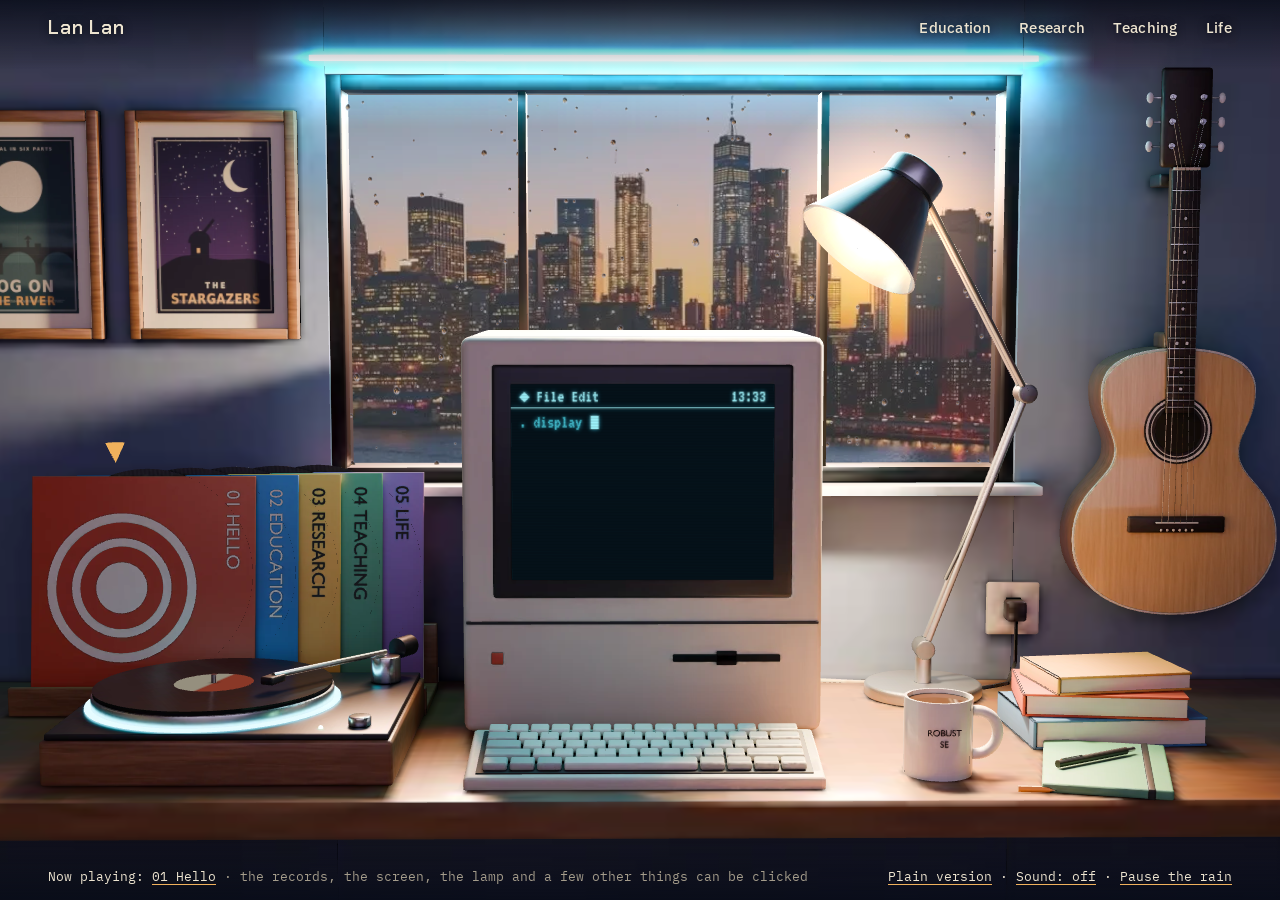
<file: index.html>
<!DOCTYPE html>
<html lang="en">
<head>
<meta charset="utf-8">
<meta name="viewport" content="width=device-width, initial-scale=1">
<title>Lan Lan · Labor &amp; Urban Economics</title>
<link rel="preconnect" href="https://fonts.googleapis.com">
<link rel="preconnect" href="https://fonts.gstatic.com" crossorigin>
<link href="https://fonts.googleapis.com/css2?family=Chakra+Petch:wght@500;600&family=IBM+Plex+Sans:wght@400;500;600&family=IBM+Plex+Mono:wght@400;500;600&family=VT323&display=swap" rel="stylesheet">
<style>
:root {
  /* Layout idea: a late-night desk scene as the hero (records, turntable, retro computer, lamp), then a quiet single-column page lit by the same lamp. */
  --ink: #0e1626;
  --ink-2: #16213a;
  --paper: #ede4d0;
  --muted: #a49c8b;
  --lamp: #f0b15c;
  --red: #c8553d;
  --rule: rgba(237,228,208,.14);
  --display: "Chakra Petch", "Eurostile", "Trebuchet MS", sans-serif;
  --body: "IBM Plex Sans", system-ui, -apple-system, "Segoe UI", sans-serif;
  --mono: "IBM Plex Mono", ui-monospace, Menlo, monospace;
  --crt: "VT323", "IBM Plex Mono", monospace;
  color-scheme: dark;
}
* { box-sizing: border-box; }
html { scroll-behavior: smooth; }
@media (prefers-reduced-motion: reduce) { html { scroll-behavior: auto; } }
body { margin: 0; background: var(--ink); color: var(--paper); font: 400 17px/1.6 var(--body); -webkit-font-smoothing: antialiased; }
a { color: var(--paper); text-decoration-color: var(--lamp); text-underline-offset: 3px; }
a:hover { color: var(--lamp); }
:focus-visible { outline: 2px solid var(--lamp); outline-offset: 3px; border-radius: 2px; }

.nav { position: sticky; top: 0; z-index: 20; display: flex; justify-content: space-between; align-items: center; gap: 16px;
  padding: 14px clamp(16px, 4vw, 48px); background: rgba(14,22,38,.82); backdrop-filter: blur(8px); border-bottom: 1px solid var(--rule); }
.nav .mark { font: 600 19px/1 var(--display); letter-spacing: .04em; text-decoration: none; }
.nav ul { display: flex; gap: clamp(12px, 2.4vw, 28px); list-style: none; margin: 0; padding: 0; flex-wrap: wrap; }
.nav ul a { font: 500 14px/1 var(--body); text-decoration: none; color: var(--muted); letter-spacing: .02em; }
.nav ul a:hover { color: var(--paper); }

.intro { max-width: 1100px; margin: 0 auto; padding: clamp(40px, 7vw, 88px) clamp(16px, 4vw, 48px) 28px; }
.intro h1 { font: 600 clamp(40px, 6.4vw, 76px)/1.08 var(--display); letter-spacing: .01em; margin: 0 0 18px; text-wrap: balance; }
.intro h1 em { color: var(--lamp); font-style: normal; }
.intro p { max-width: 60ch; margin: 0; color: var(--muted); font-size: 19px; }
.intro p strong { color: var(--paper); font-weight: 500; }

/* ---------- desk scene: a path-traced 3D render with live overlays ---------- */
.scene-wrap { max-width: 1100px; margin: 0 auto; padding: 0 clamp(16px, 4vw, 48px); }
.stage { --label: #c8553d; position: relative; width: 100%; aspect-ratio: 16 / 10; container-type: inline-size; border-radius: 14px; overflow: hidden;
  background: #0b1222; box-shadow: 0 30px 80px rgba(0,0,0,.45), inset 0 0 0 1px var(--rule); }
.stage > * { position: absolute; }
#city { display: block; }
.sky { object-fit: cover; object-position: 50% 42%; filter: blur(.2cqw) brightness(.98) saturate(.95); }
.shot { inset: 0; width: 100%; height: 100%; display: block; pointer-events: none; user-select: none; }
.shot.off { opacity: 0; transition: opacity .5s ease; }
.stage.lamp-off .shot.off { opacity: 1; }
.lab { aspect-ratio: 1; transform: translateY(-50%) scaleY(var(--k)); mix-blend-mode: multiply; pointer-events: none; transition: opacity .25s; }
.lab i { position: absolute; inset: 0; border-radius: 50%; background: radial-gradient(circle, #222 0 6%, transparent 7%), linear-gradient(90deg, var(--label) 0 50%, #e9e2cf 50%); animation: spin 1.8s linear infinite; }
@keyframes spin { to { transform: rotate(360deg); } }
.stage.paused .lab i { animation-play-state: paused; }
.stage.swap .lab { opacity: 0; }
.crt { overflow: hidden; border-radius: .7cqw; text-shadow: 0 0 .5cqw rgba(60,220,255,.75); }
.crt::after { content: ""; position: absolute; inset: 0; pointer-events: none; background: repeating-linear-gradient(rgba(0,0,0,.22) 0 1px, transparent 1px 3px); }
.menubar { display: flex; justify-content: space-between; white-space: nowrap; overflow: hidden; height: 2cqw; padding: 0 .8cqw; font: 400 1.6cqw/2cqw var(--crt); color: #9ff6ff; border-bottom: 1px solid rgba(127,246,255,.55); }
.crt pre { margin: 0; padding: .5cqw .8cqw; font: 400 1.36cqw/1.3 var(--crt); color: #45c4d6; white-space: pre; overflow: hidden; }
.crt pre b { color: #d6fdff; font-weight: 400; }
.crt.static pre { opacity: 0; }
.crt.static { background: repeating-radial-gradient(circle at 30% 40%, #b8c2bd 0 1px, #3b4542 1px 2px, #8a9590 2px 3px); animation: hiss .12s steps(3) infinite; }
@keyframes hiss { 33% { background-position: 3px 1px; } 66% { background-position: -2px 2px; } }
@keyframes blink { 50% { opacity: 0; } }
.cursor { display: inline-block; width: .75cqw; height: 1.35cqw; background: #9ff6ff; box-shadow: 0 0 .6cqw rgba(60,220,255,.9); vertical-align: -.15cqw; animation: blink 1s steps(1) infinite; }
.sleeve { all: unset; position: absolute; box-sizing: border-box; cursor: pointer; border-radius: .15cqw; transition: backdrop-filter .15s; }
.sleeve:hover, .sleeve:focus-visible { -webkit-backdrop-filter: brightness(1.35); backdrop-filter: brightness(1.35); }
.sleeve:focus-visible { outline: 2px solid var(--lamp); outline-offset: 1px; }
.sleeve[aria-pressed="true"]::before { content: ""; position: absolute; left: 50%; top: -1.5cqw; margin-left: -.5cqw; border: .5cqw solid transparent; border-top: .7cqw solid var(--lamp); filter: drop-shadow(0 0 .4cqw rgba(240,177,92,.8)); }
.lamp { all: unset; position: absolute; cursor: pointer; border-radius: 50%; }
.lamp:hover { background: radial-gradient(closest-side, rgba(255,214,140,.16), transparent); }
.lamp:focus-visible { outline: 2px solid var(--lamp); }
.steam { width: 2cqw; height: 4.4cqw; transform: translate(-50%, -100%); pointer-events: none; }
.steam i { position: absolute; bottom: 0; width: .3cqw; height: 100%; border-radius: 1cqw; background: linear-gradient(transparent, rgba(237,228,208,.3)); animation: rise 3.6s ease-in-out infinite; }
.steam i:nth-child(2) { left: 1.1cqw; animation-delay: 1.2s; }
@keyframes rise { 0% { transform: translateY(20%) scaleY(.6); opacity: 0; } 40% { opacity: 1; } 100% { transform: translateY(-40%) scaleY(1.1) skewX(10deg); opacity: 0; } }
.hint { left: 1.6%; top: 2.4%; font: 400 1.05cqw/1.3 var(--mono); color: rgba(237,228,208,.6); text-align: left; }
.caption { display: flex; justify-content: space-between; gap: 8px 16px; flex-wrap: wrap; margin: 12px 2px 0; font: 400 13px/1.5 var(--mono); color: var(--muted); }
.caption button { all: unset; cursor: pointer; color: var(--paper); text-decoration: underline; text-decoration-color: var(--lamp); text-underline-offset: 3px; }

/* ---------- sections ---------- */
main { max-width: 1100px; margin: 0 auto; padding: 0 clamp(16px, 4vw, 48px); }
section { padding: clamp(56px, 8vw, 96px) 0 8px; scroll-margin-top: 64px; }
.sec-head { display: grid; grid-template-columns: minmax(0, 220px) minmax(0, 1fr); gap: 24px 48px; align-items: baseline; border-top: 1px solid var(--rule); padding-top: 22px; }
.sec-head .k { font: 400 13px/1.4 var(--mono); color: var(--lamp); letter-spacing: .06em; text-transform: uppercase; }
.sec-head h2 { font: 600 clamp(27px, 3.8vw, 42px)/1.15 var(--display); letter-spacing: .01em; margin: 0; text-wrap: balance; }
.body { display: grid; grid-template-columns: minmax(0, 220px) minmax(0, 1fr); gap: 24px 48px; margin-top: 28px; }
.body > .side { font: 400 13px/1.6 var(--mono); color: var(--muted); }
.fill { background: rgba(240,177,92,.14); border-bottom: 1px dashed var(--lamp); padding: 0 .2em; color: var(--paper); }

.rows { list-style: none; margin: 0; padding: 0; }
.rows li { display: grid; grid-template-columns: 110px minmax(0, 1fr); gap: 8px 24px; padding: 16px 0; border-bottom: 1px solid var(--rule); }
.rows li:first-child { border-top: 1px solid var(--rule); }
.rows .y { font: 400 14px/1.7 var(--mono); color: var(--lamp); font-variant-numeric: tabular-nums; }
.rows .t { font: 500 21px/1.35 var(--display); }
.rows .d { color: var(--muted); font-size: 15.5px; }

.papers { display: grid; gap: 18px; }
.paper { display: grid; grid-template-columns: 14px minmax(0, 1fr); background: var(--ink-2); border-radius: 8px; overflow: hidden; box-shadow: inset 0 0 0 1px var(--rule); }
.paper .spine { background: var(--red); }
.paper.blue .spine { background: #4f7cac; }
.paper.amber .spine { background: var(--lamp); }
.paper .in { padding: 20px 24px 22px; }
.paper .meta { font: 400 12.5px/1.4 var(--mono); color: var(--muted); margin-bottom: 8px; text-transform: uppercase; letter-spacing: .05em; }
.paper h3 { font: 500 22px/1.3 var(--display); margin: 0 0 8px; text-wrap: balance; }
.paper p { margin: 0; color: #cfc6b3; max-width: 66ch; }
.paper .tags { display: flex; flex-wrap: wrap; gap: 6px; margin-top: 14px; }
.paper .tags span { font: 400 12px/1 var(--mono); padding: 6px 8px; border-radius: 4px; background: rgba(237,228,208,.07); color: var(--muted); }

.grid3 { display: grid; grid-template-columns: repeat(3, minmax(0, 1fr)); gap: 18px; }
.card { background: var(--ink-2); border-radius: 8px; padding: 20px 22px; box-shadow: inset 0 0 0 1px var(--rule); }
.card h3 { font: 500 22px/1.3 var(--display); margin: 0 0 6px; }
.card p { margin: 0; color: #cfc6b3; font-size: 15.5px; }
.card .k { font: 400 12px/1 var(--mono); color: var(--lamp); text-transform: uppercase; letter-spacing: .06em; display: block; margin-bottom: 10px; }

footer { max-width: 1100px; margin: 88px auto 0; padding: 26px clamp(16px, 4vw, 48px) 48px; border-top: 1px solid var(--rule);
  display: flex; justify-content: space-between; gap: 16px; flex-wrap: wrap; font: 400 13px/1.6 var(--mono); color: var(--muted); }

@media (max-width: 860px) { .grid3 { grid-template-columns: minmax(0, 1fr); } }
@media (max-width: 760px) {
  .sec-head, .body { grid-template-columns: minmax(0, 1fr); gap: 10px; }
  .rows li { grid-template-columns: minmax(0, 1fr); gap: 2px; }
  .hint { display: none; }
}
@media (prefers-reduced-motion: reduce) { .steam i, .cursor, .crt.static, .lab i { animation: none; } }

/* ---------- one-screen layout: the room is the site ---------- */
html, body { height: 100%; overflow: hidden; }
.nav { position: fixed; left: 0; right: 0; top: 0; z-index: 20; background: linear-gradient(rgba(8,12,24,.82), rgba(8,12,24,0)); border: 0; -webkit-backdrop-filter: none; backdrop-filter: none; padding-bottom: 28px; }
.nav ul a { color: var(--paper); text-shadow: 0 1px 8px rgba(0,0,0,.7); font-size: 15px; }
.nav .mark { text-shadow: 0 1px 8px rgba(0,0,0,.7); }
.stage { position: fixed; inset: 0; width: auto; aspect-ratio: auto; border-radius: 0; box-shadow: none; background: #0a0f1c; }
.shot { object-fit: cover; }
#gl { inset: 0; width: 100%; height: 100%; display: block; opacity: 0; transition: opacity .7s ease; touch-action: none; cursor: grab; }
.stage.ready #gl { opacity: 1; }
.stage.ready .shot { opacity: 0; transition: opacity .7s ease; }
.sr { position: fixed; width: 1px; height: 1px; overflow: hidden; clip-path: inset(50%); }
.hud { position: fixed; left: 0; right: 0; bottom: 0; z-index: 20; display: flex; justify-content: space-between; gap: 8px 16px; flex-wrap: wrap; padding: 30px clamp(16px, 4vw, 48px) 14px;
  font: 400 13px/1.5 var(--mono); color: var(--paper); background: linear-gradient(rgba(8,12,24,0), rgba(8,12,24,.85)); pointer-events: none; }
.hud > * { pointer-events: auto; }
.hud button { all: unset; cursor: pointer; text-decoration: underline; text-decoration-color: var(--lamp); text-underline-offset: 3px; }
.hud .msg { color: var(--muted); }
.veil { position: fixed; inset: 0; z-index: 40; display: none; place-items: center; overflow: hidden; background: rgba(6,9,18,0); -webkit-backdrop-filter: blur(14px) brightness(1.22); backdrop-filter: blur(14px) brightness(1.22); }
.veil.open { display: grid; }
.veil > .sleeve2, .veil > .platter { grid-area: 1 / 1; }
.sleeve2 { --c: #c8553d; --on: #fff3df; position: relative; z-index: 2; width: min(66vh, 84vw, 560px); aspect-ratio: 1; background: var(--c); color: var(--on); border-radius: 4px; overflow: hidden;
  padding: 5% 6%; display: flex; flex-direction: column; justify-content: space-between; box-shadow: 0 30px 70px rgba(0,0,0,.55); pointer-events: none; }
.sleeve2::after { content: ""; position: absolute; inset: 0; background: linear-gradient(105deg, rgba(255,255,255,.16), transparent 32%, rgba(0,0,0,.2)); }
.sleeve2 .k { font: 500 12.5px/1.4 var(--mono); letter-spacing: .1em; text-transform: uppercase; display: flex; justify-content: space-between; }
.sleeve2 .words { flex: 1; display: flex; flex-direction: column; justify-content: center; overflow: hidden; font: 600 80px/.92 var(--display); letter-spacing: -.01em; white-space: nowrap; }
.sleeve2 .words span { display: block; color: transparent; -webkit-text-stroke: 1.5px var(--on); opacity: .6; }
.sleeve2 .words span.solid { color: var(--on); -webkit-text-stroke: 0; opacity: 1; }
.sleeve2 .by { font: 400 12.5px/1.4 var(--mono); letter-spacing: .06em; opacity: .9; }
.platter { --c: #c8553d; --d: min(90vh, 900px); position: relative; z-index: 1; width: var(--d); height: var(--d); flex: none; border-radius: 50%;
  background: conic-gradient(from 25deg, transparent 0 7%, rgba(255,255,255,.12) 12%, transparent 17% 53%, rgba(255,255,255,.09) 60%, transparent 66%), repeating-radial-gradient(circle, #101014 0 2px, #1c1c23 2px 4px);
  box-shadow: 0 30px 80px rgba(0,0,0,.6), inset 0 0 0 2px #2a2a33; }
.label { position: absolute; inset: 7.5%; border-radius: 50%; background: #f2ead7; box-shadow: inset 0 0 0 10px var(--c), inset 0 0 0 12px rgba(35,28,20,.35), 0 0 0 3px #08080b; overflow: hidden; }
.label::before { content: ""; position: absolute; left: 50%; top: 50%; width: 3.2%; height: 3.2%; transform: translate(-50%, -50%); border-radius: 50%; background: rgba(35,28,20,.09); }
.notes { --paper: #231c14; --muted: #6b6252; --rule: rgba(35,28,20,.16); --ink-2: #e7ddc6; --lamp: #a2511a; position: absolute; left: 15%; right: 15%; top: 9%; bottom: 9%; overflow-y: auto; color: #231c14; padding: 7% 2px 9%;
  -webkit-mask-image: linear-gradient(transparent, #000 9%, #000 89%, transparent); mask-image: linear-gradient(transparent, #000 9%, #000 89%, transparent); scrollbar-width: thin; }
.notes .lh { text-align: center; font: 500 12px/1.4 var(--mono); letter-spacing: .12em; text-transform: uppercase; color: var(--muted); margin: 0 0 4px; }
.notes h2 { text-align: center; margin: 0 0 18px; font: 600 clamp(22px, 2.6vw, 30px)/1.1 var(--display); }
.notes .body { display: block; margin-top: 0; }
.notes .body + .body { margin-top: 22px; }
.notes .side { margin-bottom: 10px; text-align: center; }
.notes .side br + br { display: none; }
.notes .lead p { font-size: 16.5px; margin: 0 0 16px; }
.notes .lead strong { font-weight: 600; }
.notes .contact { margin: 16px 0 0; font: 400 13px/1.5 var(--mono); text-align: center; overflow-wrap: anywhere; }
.notes a { color: #231c14; }
.notes .rows li { grid-template-columns: minmax(0, 1fr); gap: 2px; padding: 12px 0; }
.notes .rows .t { font-size: 18px; }
.notes .paper { grid-template-columns: 8px minmax(0, 1fr); box-shadow: inset 0 0 0 1px var(--rule); }
.notes .paper .in { padding: 14px 16px 16px; }
.notes .paper h3 { font-size: 18px; }
.notes .paper p, .notes .card p { color: #4a4233; font-size: 15px; }
.notes .paper .tags span { background: rgba(35,28,20,.07); }
.notes .card { box-shadow: inset 0 0 0 1px var(--rule); padding: 14px 16px; }
.notes .card h3 { font-size: 19px; }
.notes .grid3 { grid-template-columns: minmax(0, 1fr); gap: 12px; }
.x { all: unset; position: fixed; right: clamp(14px, 3vw, 40px); top: clamp(14px, 3vh, 32px); z-index: 3; width: 44px; height: 44px; display: grid; place-items: center; cursor: pointer; border-radius: 50%;
  font: 400 26px/1 var(--body); color: #231c14; background: #f2ead7; box-shadow: 0 6px 20px rgba(0,0,0,.4); }
.x:hover { background: #fff; }
.x:focus-visible { outline: 2px solid var(--lamp); outline-offset: 3px; }
.hov { position: fixed; z-index: 25; pointer-events: none; padding: 4px 9px; border-radius: 4px; background: rgba(8,12,24,.85); color: var(--paper); font: 400 12.5px/1.4 var(--mono); opacity: 0; transition: opacity .15s; white-space: nowrap; }
.hov.on { opacity: 1; }
.tip { position: fixed; z-index: 26; width: min(300px, calc(100vw - 24px)); padding: 14px 16px; border-radius: 8px; background: #f2ead7; color: #231c14; box-shadow: 0 16px 40px rgba(0,0,0,.45); font: 400 15px/1.5 var(--body);
  opacity: 0; transform: translateY(8px) scale(.97); pointer-events: none; transition: opacity .2s, transform .25s cubic-bezier(.2,.8,.2,1); }
.tip.on { opacity: 1; transform: none; pointer-events: auto; }
.tip b { display: block; font: 500 11.5px/1.4 var(--mono); letter-spacing: .1em; text-transform: uppercase; color: #6b6252; margin-bottom: 4px; }
.tip span { display: block; }
.tip span.q { font: 500 19px/1.3 var(--display); text-wrap: balance; }
.tip span.f { font: 500 19px/1.4 "Cambria Math", "STIX Two Math", Georgia, serif; letter-spacing: .01em; overflow-wrap: anywhere; }
.tip em { display: block; margin-top: 6px; font: 400 13px/1.4 var(--mono); font-style: normal; color: #6b6252; }
.tip button { all: unset; cursor: pointer; margin-top: 10px; font: 500 13px/1 var(--mono); text-decoration: underline; text-decoration-color: #a2511a; text-underline-offset: 3px; }
.tip button:focus-visible { outline: 2px solid #231c14; outline-offset: 3px; }
.term { position: fixed; z-index: 22; display: none; flex-direction: column; padding: .5em .8em; overflow: hidden; font-family: var(--crt); line-height: 1.12; color: #7fe9f7; text-shadow: 0 0 .5em rgba(60,220,255,.7); border-radius: .5em; }
.term .tlog { flex: 1; overflow-y: auto; white-space: pre-wrap; scrollbar-width: none; }
.term .tlog .c { color: #45c4d6; }
.term form { display: flex; flex: none; color: #d6fdff; }
.term input { all: unset; flex: 1; min-width: 0; font: inherit; color: #d6fdff; caret-color: #9ff6ff; }
.coach { position: fixed; z-index: 21; transform: translate(-50%, -100%); padding: 5px 10px; border-radius: 999px; background: var(--lamp); color: #231c14; font: 500 12.5px/1.3 var(--mono); white-space: nowrap; pointer-events: none;
  box-shadow: 0 6px 18px rgba(0,0,0,.4); animation: bob 1.6s ease-in-out infinite; transition: opacity .5s; }
.coach::after { content: ""; position: absolute; left: 50%; top: 100%; margin-left: -5px; border: 5px solid transparent; border-top-color: var(--lamp); }
.coach.gone { opacity: 0; }
@keyframes bob { 50% { margin-top: -6px; } }
@media (prefers-reduced-motion: reduce) { .coach { animation: none; } }
@media (max-width: 760px) {
  .platter { --d: 152vw; }
  .notes { left: 21%; right: 21%; top: 12%; bottom: 12%; }
  .hud .msg { display: none; }
}
</style>
</head>
<body>
<nav class="nav" aria-label="Primary">
  <a class="mark" href="#hello">Lan Lan</a>
  <ul><li><a href="#education">Education</a></li><li><a href="#research">Research</a></li><li><a href="#teaching">Teaching</a></li><li><a href="#life">Life</a></li></ul>
</nav>
<div class="stage" id="stage" role="group" aria-label="A real-time 3D desk at dusk: five records and a turntable, a retro computer, a steel lamp, a guitar on the wall and a rainy window over Lower Manhattan. Each record opens one part of the site.">
  <img class="shot" src="scene-on.webp" alt="">
  <canvas id="gl"></canvas>
</div>
<div class="sr"><button id="lampbtn" aria-pressed="true">Desk lamp on or off</button></div>
<div class="hud">
  <span>Now playing: <a id="now" href="#hello">01 Hello</a> <span class="msg" id="msg">· the records, the screen, the lamp and a few other things can be clicked</span></span>
  <span><a href="classic/">Plain version</a> · <button id="sound" type="button" aria-pressed="false">Sound: off</button> · <button id="motion" type="button">Pause the rain</button></span>
</div>
<div class="veil" id="veil" role="dialog" aria-modal="true" aria-labelledby="gt">
  <div class="platter" id="platter"><div class="label"><div class="notes" id="notes" tabindex="0"><p class="lh" id="gs">Side 01</p><h2 id="gt">Hello</h2><div id="gbody"></div></div></div></div>
  <div class="sleeve2" id="sleeve" aria-hidden="true"><div class="k"><span id="ss">Side 01</span><span>33⅓ RPM</span></div><div class="words" id="words"></div><div class="by">Lan Lan · Labor &amp; Urban Economics</div></div>
  <button class="x" id="gx" aria-label="Put this record back">×</button>
</div>
<template id="card-1"><div class="lead"><p>I'm an applied microeconomist at the <strong>Li Anmin Institute of Economics Research, Liaoning University</strong>. I work on labor and urban economics: how workers and jobs find each other, what cities add to that, and why the market for your major matters.</p></div>
<div class="body">
      <div class="side">Where I work now.</div>
      <ul class="rows">
        <li><span class="y">2023–now</span><div><div class="t">Assistant Professor</div><div class="d">Li Anmin Institute of Economics Research (李安民经济研究院), Liaoning University.</div></div></li>
        <li><span class="y">Summer 2026</span><div><div class="t">Visiting Scholar</div><div class="d">John F. Kennedy Institute, Department of Economics, Freie Universität Berlin. Host: Prof. Dr. Max Steinhardt.</div></div></li>
      </ul>
    </div>
<p class="contact">Email: <a href="mailto:doublellan1015@outlook.com">doublellan1015@outlook.com</a></p></template>
<template id="card-2"><div class="body">
      <div class="side">Three degrees in economics, all in the U.S.</div>
      <ul class="rows">
        <li><span class="y">2023</span><div><div class="t">Ph.D. in Economics, Clemson University</div><div class="d">Thesis committee: Curtis J. Simon (chair), Devon Gorry, Jorge Luis García, Jonathan M. Leganza.</div></div></li>
        <li><span class="y">2018</span><div><div class="t">M.S. in Economics, University of Wisconsin–Madison</div></div></li>
        <li><span class="y">2015</span><div><div class="t">B.S. in Economics, University of Minnesota–Twin Cities</div></div></li>
      </ul>
    </div></template>
<template id="card-3"><div class="body">
      <div class="side">Labor economics, urban economics, applied micro. Job matching and agglomeration.<br><br>Drafts available on request.</div>
      <div class="papers">
        <article class="paper">
          <div class="spine"></div>
          <div class="in">
            <div class="meta">Working paper</div>
            <h3>The Benefits of Major-related Labor Markets for Job Match Quality of College Graduates</h3>
            <p>This paper examines how major-specific labor-market thickness relates to college graduates' job-match quality. Using the 2010–2019 American Community Survey across 290 U.S. metropolitan areas, it distinguishes the size of major-related labor markets from aggregate city size. The analysis considers skill-space dilution, shift-share estimates, and the relationship between job matching and wages.</p>
            <div class="tags"><span>ACS 2010–2019</span><span>290 metro areas</span><span>Job matching</span></div>
          </div>
        </article>
        <article class="paper blue">
          <div class="spine"></div>
          <div class="in">
            <div class="meta">Working paper</div>
            <h3>The Major-Specific Market Size and the Job Match of Power Couples</h3>
            <p>This paper studies educational and occupational matching among highly educated, dual-career couples in local labor markets. It examines whether access to larger major-related labor markets is associated with better job-match quality for husbands and wives, distinguishing major-specific market size from overall urban population.</p>
            <div class="tags"><span>Dual-career couples</span><span>Local labor markets</span></div>
          </div>
        </article>
      </div>
    </div>
    <div class="body">
      <div class="side">In progress.</div>
      <ul class="rows">
        <li><span class="y">Labor</span><div><div class="t">Digital–Real Economy Integration and Female Labor Force Participation</div></div></li>
        <li><span class="y">Family</span><div><div class="t">Care Risk, Families and Economic Opportunity</div></div></li>
      </ul>
    </div></template>
<template id="card-4"><div class="body">
      <div class="side">I also supervise graduate students at the institute.</div>
      <ul class="rows">
        <li><span class="y">2023–now</span><div><div class="t">Econometrics</div><div class="d">Liaoning University.</div><div class="d">· Master's level</div><div class="d">· Ph.D. level, for international students</div></div></li>
        <li><span class="y">Earlier</span><div><div class="t">Macroeconomics</div><div class="d">Clemson University.</div><div class="d">· Undergraduate level</div><div class="d">· Master's level</div><div class="d">· Ph.D. level</div></div></li>
      </ul>
    </div></template>
<template id="card-5"><div class="body">
      <div class="side">The desk above is roughly accurate.</div>
      <div class="grid3">
        <div class="card"><span class="k">On court</span><h3>Tennis</h3><p>I play tennis, as soon as the rain outside lets up.</p></div>
        <div class="card"><span class="k">On six strings</span><h3>Guitar</h3><p>I play guitar and love music, which is why this site runs on records.</p></div>
        <div class="card"><span class="k">Lately</span><h3>Building with AI</h3><p>I keep looking for interesting things to build with AI. So far: a weekly digest of new labor and urban papers, a script reader, a few music apps, and a solver for the daily calendar puzzle.</p></div>
      </div>
    </div></template>
<script>
(() => {
  const CARDS = [{"hash": "hello", "title": "Hello", "side": "Side 01", "color": "#c8553d"}, {"hash": "education", "title": "Education", "side": "Side 02", "color": "#4f7cac"}, {"hash": "research", "title": "Working papers", "side": "Side 03", "color": "#f0b15c"}, {"hash": "teaching", "title": "Classes I teach", "side": "Side 04", "color": "#6aa37c"}, {"hash": "life", "title": "Off the clock", "side": "Side 05", "color": "#9b6fb0"}];
  const veil = document.getElementById('veil'), body = document.getElementById('gbody'), sleeve = document.getElementById('sleeve'), platter = document.getElementById('platter'),
    notes = document.getElementById('notes'), words = document.getElementById('words');
  const WORD = ['HELLO', 'EDUCATION', 'RESEARCH', 'TEACHING', 'LIFE'];
  const RM = matchMedia('(prefers-reduced-motion: reduce)').matches, OUT = 'cubic-bezier(.2,.8,.2,1)', INOUT = 'cubic-bezier(.65,0,.35,1)', IN = 'cubic-bezier(.5,0,.75,.4)';
  let lastFocus = null, anims = [], cur = 0, closing = false;
  const stop = () => { anims.forEach(a => a.cancel()); anims = []; };
  function fillCover(n) {
    const w = WORD[n - 1]; words.style.fontSize = '100px'; words.innerHTML = '<span>' + w + '</span>';
    const fs = Math.max(28, Math.floor(100 * (words.clientWidth - 2) / words.firstChild.scrollWidth));
    const rows = Math.max(3, Math.min(7, Math.floor(words.clientHeight / (fs * .92))));
    words.style.fontSize = fs + 'px';
    words.innerHTML = Array.from({ length: rows }, (_, i) => '<span' + (i === Math.floor((rows - 1) / 2) ? ' class="solid"' : '') + '>' + w + '</span>').join('');
  }
  function geo(n) {
    const c = sleeve.getBoundingClientRect(), S = c.width, s0 = S * .94 / platter.offsetWidth;
    const p = (window.recordScreenPos && window.recordScreenPos(n)) || { x: innerWidth / 2, y: innerHeight * .8, w: S * .25 };
    return { S, s0, far: `translate(${p.x - (c.left + S / 2)}px, ${p.y - (c.top + S / 2)}px) scale(${Math.max(.08, Math.min(.6, p.w / S))}) rotate(-7deg)`,
      away: `translateX(${-(innerWidth / 2 + S)}px) rotate(-16deg)`, tucked: `translateX(0px) scale(${s0}) rotate(0deg)`, pulled: `translateX(${S * .56}px) scale(${s0}) rotate(200deg)` };
  }
  /* open: the sleeve flies out of the rack, the record is pulled out to the right, the sleeve slides off to the left, the record settles in the middle */
  function animIn(n) {
    stop(); if (RM || !sleeve.animate) { sleeve.style.visibility = 'hidden'; return; }
    sleeve.style.visibility = ''; const o = geo(n);
    anims.push(veil.animate([{ backgroundColor: 'rgba(6,9,18,0)' }, { backgroundColor: 'rgba(6,9,18,0)' }], { duration: 500, easing: 'ease-out' }));
    anims.push(sleeve.animate([
      { transform: o.far, opacity: 0, easing: OUT }, { opacity: 1, offset: .05 }, { transform: 'none', offset: .34, easing: 'linear' },
      { transform: 'none', offset: .66, easing: IN }, { transform: o.away, opacity: 1 }], { duration: 1750, fill: 'forwards' }));
    anims.push(platter.animate([
      { transform: o.tucked, opacity: 0 }, { transform: o.tucked, opacity: 0, offset: .30 }, { transform: o.tucked, opacity: 1, offset: .33, easing: INOUT },
      { transform: o.pulled, opacity: 1, offset: .62, easing: INOUT }, { transform: 'translateX(0px) scale(1) rotate(360deg)', opacity: 1 }], { duration: 1900 }));
    anims.push(notes.animate([{ opacity: 0 }, { opacity: 1 }], { duration: 380, delay: 1650, fill: 'backwards', easing: 'ease-out' }));
    anims.push(document.getElementById('gx').animate([{ opacity: 0 }, { opacity: 1 }], { duration: 300, delay: 1650, fill: 'backwards' }));
  }
  /* close: the sleeve comes back from the left, the record slides in, the sleeve flies home to the rack */
  function animOut(n, done) {
    stop(); if (RM || !sleeve.animate) return done();
    sleeve.style.visibility = ''; const o = geo(n);
    anims.push(notes.animate([{ opacity: 1 }, { opacity: 0 }], { duration: 160, fill: 'forwards' }));
    anims.push(document.getElementById('gx').animate([{ opacity: 1 }, { opacity: 0 }], { duration: 160, fill: 'forwards' }));
    anims.push(platter.animate([
      { transform: 'translateX(0px) scale(1) rotate(0deg)', opacity: 1, easing: INOUT }, { transform: o.pulled.replace('200deg', '-160deg'), opacity: 1, offset: .40, easing: 'linear' },
      { transform: o.pulled.replace('200deg', '-160deg'), opacity: 1, offset: .52, easing: INOUT }, { transform: o.tucked.replace('0deg', '-360deg'), opacity: 1, offset: .76 },
      { transform: o.tucked.replace('0deg', '-360deg'), opacity: 0, offset: .78 }, { transform: o.tucked.replace('0deg', '-360deg'), opacity: 0 }], { duration: 1500, fill: 'forwards' }));
    const fly = sleeve.animate([
      { transform: o.away, opacity: 1 }, { transform: o.away, opacity: 1, offset: .16, easing: OUT }, { transform: 'none', opacity: 1, offset: .50, easing: 'linear' },
      { transform: 'none', opacity: 1, offset: .78, easing: IN }, { opacity: 1, offset: .96 }, { transform: o.far, opacity: 0 }], { duration: 1500, fill: 'forwards' });
    anims.push(veil.animate([{ backgroundColor: 'rgba(6,9,18,0)' }, { backgroundColor: 'rgba(6,9,18,0)' }], { duration: 400, delay: 1100, fill: 'forwards' }));
    anims.push(fly); fly.onfinish = done;
  }
  function show(n) {
    const c = CARDS[n - 1]; if (!c) return;
    stop(); closing = false; cur = n;
    for (const el of [sleeve, platter]) { el.style.setProperty('--c', c.color); el.style.setProperty('--on', n === 3 ? '#231c14' : '#fff3df'); }
    document.getElementById('gs').textContent = c.side; document.getElementById('ss').textContent = c.side; document.getElementById('gt').textContent = c.title;
    body.replaceChildren(document.getElementById('card-' + n).content.cloneNode(true));
    if (!veil.classList.contains('open')) lastFocus = document.activeElement;
    veil.classList.add('open'); notes.scrollTop = 0; fillCover(n); animIn(n); if (window.sfx) { window.sfx.whoosh(); setTimeout(window.sfx.thump, 620); }
    document.getElementById('gx').focus({ preventScroll: true });
    if (window.playRecord) window.playRecord(n); else window.__pending = n;
  }
  function hide() {
    if (!veil.classList.contains('open') || closing) return; closing = true;
    animOut(cur, () => { if (!closing) return; closing = false; veil.classList.remove('open'); stop(); if (lastFocus && lastFocus.focus) lastFocus.focus({ preventScroll: true }); });
  }
  function route() { const h = location.hash.replace('#', ''); const i = CARDS.findIndex(c => c.hash === h); if (i >= 0) show(i + 1); else hide(); }
  window.openRecord = n => { const h = '#' + CARDS[n - 1].hash; if (location.hash === h) show(n); else location.hash = h; };
  const close = () => { if (location.hash && location.hash !== '#') location.hash = ''; else hide(); };
  document.getElementById('gx').addEventListener('click', close);
  veil.addEventListener('click', e => { if (e.target === veil) close(); });
  document.addEventListener('keydown', e => { if (e.key === 'Escape' && veil.classList.contains('open')) close(); });
  window.addEventListener('hashchange', route); route();
})();
</script>
<script type="importmap">{"imports":{"three":"./vendor/three.module.min.js","three/addons/":"./vendor/jsm/"}}</script>
<script type="module" src="app.js"></script>
</body>
</html>
</file>
